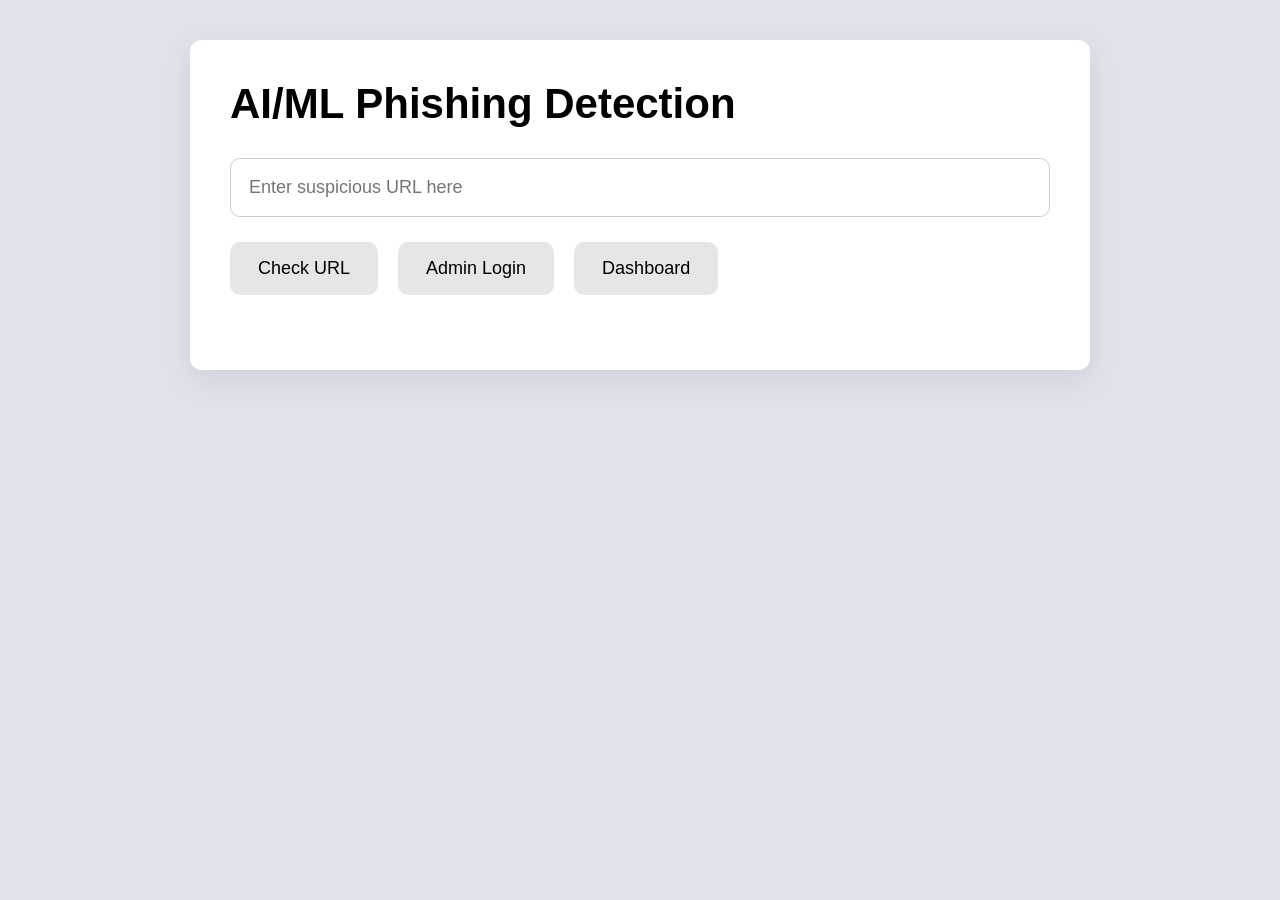
<file: index.html>
<!DOCTYPE html>
<html lang="en">
<head>
  <meta charset="UTF-8" />
  <meta name="viewport" content="width=device-width, initial-scale=1.0">
  <title>AI/ML Phishing Detection</title>

  <style>
    * {
      margin: 0;
      padding: 0;
      box-sizing: border-box;
      font-family: Arial, sans-serif;
    }

    body {
      background: #dfe3ec;
    }

    .container {
      width: 100%;
      max-width: 900px;
      margin: 40px auto;
      background: white;
      border-radius: 12px;
      padding: 40px;
      box-shadow: 0 10px 30px rgba(0,0,0,0.08);
    }

    h1 {
      font-size: 42px;
      margin-bottom: 30px;
      color: #000;
    }

    input {
      width: 100%;
      padding: 18px;
      font-size: 18px;
      border: 1px solid #ccc;
      border-radius: 10px;
      margin-bottom: 25px;
      outline: none;
    }

    .btn-group {
      display: flex;
      gap: 20px;
      margin-bottom: 35px;
    }

    button {
      padding: 16px 28px;
      font-size: 18px;
      border: none;
      border-radius: 10px;
      cursor: pointer;
      background: #e6e6e6;
      transition: 0.3s;
    }

    button:hover {
      background: #d0d0d0;
    }

    .result {
      margin-top: 20px;
      font-size: 20px;
      font-weight: bold;
      line-height: 1.8;
      color: #000;
    }
  </style>
</head>

<body>

<div class="container">

  <h1>AI/ML Phishing Detection</h1>

  <input type="text" id="urlInput" placeholder="Enter suspicious URL here">

  <div class="btn-group">
    <button onclick="checkURL()">Check URL</button>
    <button onclick="window.location.href='admin_login.html'">Admin Login</button>
    <button onclick="window.location.href='dashboard.html'">Dashboard</button>
  </div>

  <div id="result" class="result"></div>

</div>

<script>

async function checkURL() {

  const url = document.getElementById("urlInput").value.trim();

  if (!url) {
    document.getElementById("result").innerHTML = "⚠️ Please enter a URL";
    return;
  }

  try {
    const response = await fetch("http://127.0.0.1:5000/predict", {
      method: "POST",
      headers: {
        "Content-Type": "application/json"
      },
      body: JSON.stringify({ url })
    });

    const data = await response.json();

    if (!data) {
      document.getElementById("result").innerHTML = "❌ Server error";
      return;
    }

    // ✅ SHOW GEO + RESULT
    document.getElementById("result").innerHTML = `
      <b>Prediction:</b> ${data.prediction}<br>
      <b>Risk Score:</b> ${data.risk_score}%<br>
      <b>URL:</b> ${data.url}<br><br>

      🌍 <b>IP:</b> ${data.ip || "N/A"}<br>
      🌍 <b>Location:</b> ${data.city || "N/A"}, ${data.country || "N/A"}
    `;

    // ✅ SAVE EVERYTHING (INCLUDING GEO)
    saveToDashboard(data);

  } catch (error) {
    console.error(error);
    document.getElementById("result").innerHTML = "❌ Backend connection error";
  }
}


// ✅ UPDATED STORAGE FUNCTION (WITH GEO SUPPORT)
function saveToDashboard(data) {

  let stored = JSON.parse(localStorage.getItem("dashboardData"));

  if (!stored) {
    stored = {
      total_scans: 0,
      phishing_detected: 0,
      safe_urls: 0,
      risk_score: 0,
      history: [],
      alerts: []
    };
  }

  if (!stored.history) stored.history = [];
  if (!stored.alerts) stored.alerts = [];

  stored.total_scans++;

  if (data.prediction.toLowerCase() === "phishing") {
    stored.phishing_detected++;

    stored.alerts.unshift({
      url: data.url,
      risk: data.risk_score,
      ip: data.ip,
      location: `${data.city}, ${data.country}`,
      time: new Date().toLocaleString()
    });

  } else {
    stored.safe_urls++;
  }

  // ✅ SAVE HISTORY WITH GEO
  stored.history.unshift({
    url: data.url,
    prediction: data.prediction,
    risk: data.risk_score,
    ip: data.ip,
    city: data.city,
    country: data.country,
    time: new Date().toLocaleString()
  });

  // latest
  stored.risk_score = data.risk_score;
  stored.url = data.url;
  stored.prediction = data.prediction;
  stored.time = new Date().toLocaleString();

  localStorage.setItem("dashboardData", JSON.stringify(stored));
}

</script>

</body>
</html>
</file>
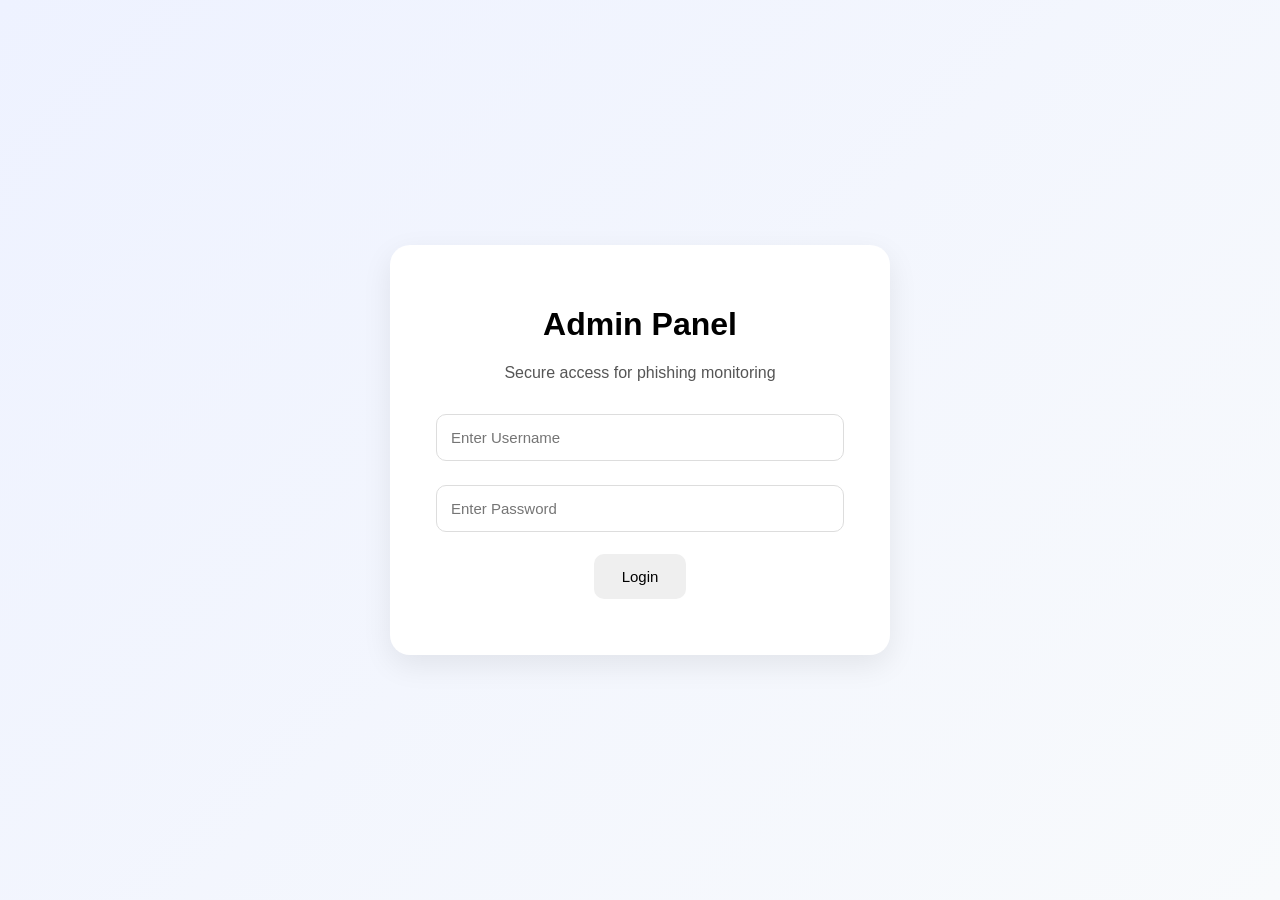
<file: admin_login.html>
<!DOCTYPE html>
<html lang="en">
<head>
  <meta charset="UTF-8" />
  <meta name="viewport" content="width=device-width, initial-scale=1.0" />
  <title>Admin Login</title>
  <link rel="stylesheet" href="style.css" />
</head>
<body>
  <div class="login-wrapper">
    <div class="login-card">
      <h1>Admin Panel</h1>
      <p class="subtitle">Secure access for phishing monitoring</p>

      <input type="text" id="username" placeholder="Enter Username" />
      <input type="password" id="password" placeholder="Enter Password" />

      <button onclick="login()">Login</button>
      <p id="msg" class="error"></p>
    </div>
  </div>

  <script>
    function login() {
      const user = document.getElementById("username").value;
      const pass = document.getElementById("password").value;

      if (user === "admin" && pass === "admin123") {
        window.location.href = "dashboard.html";
      } else {
        document.getElementById("msg").innerText = "Invalid Username or Password";
      }
    }
  </script>
</body>
</html>
</file>
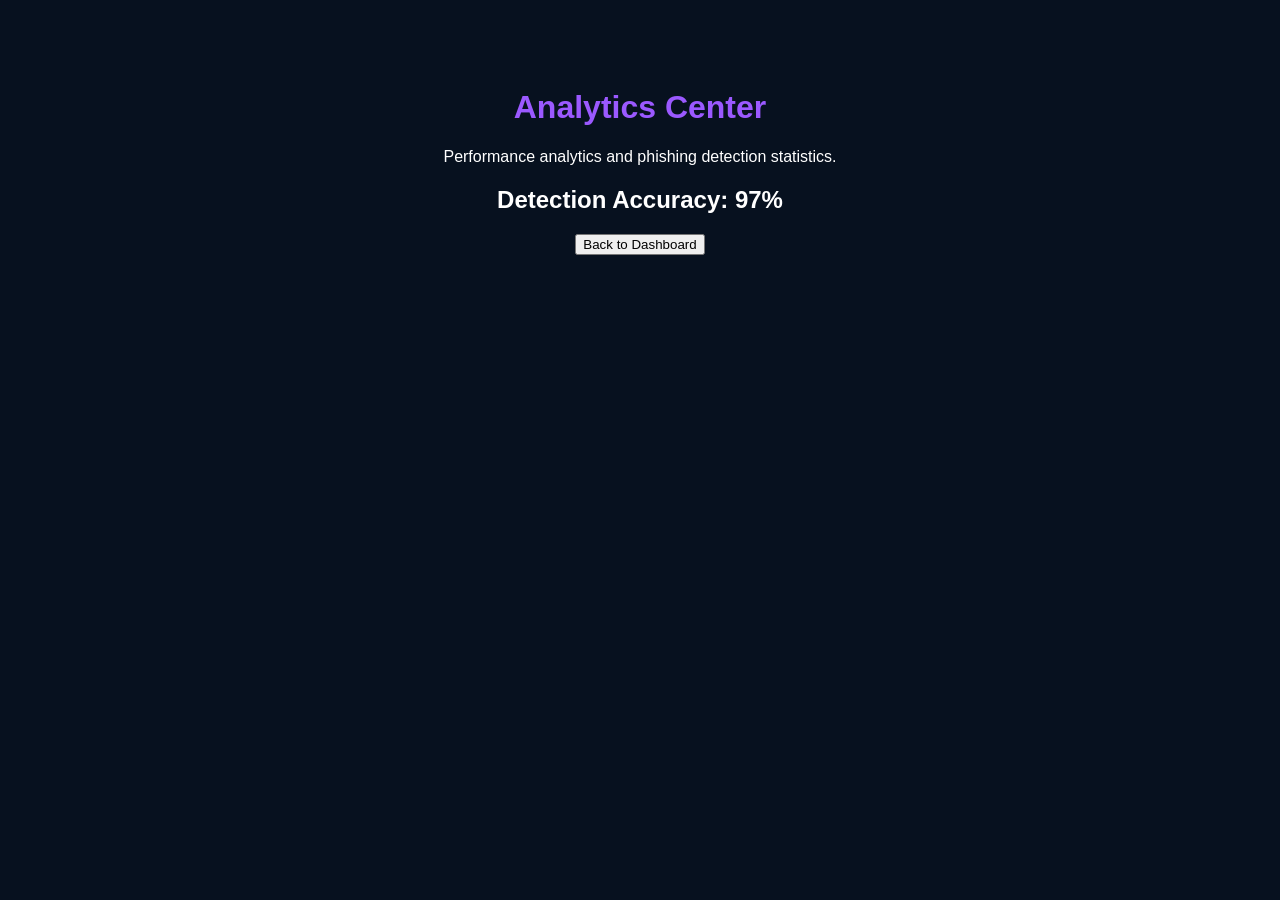
<file: analytics.html>
<!DOCTYPE html>
<html lang="en">
<head>
  <meta charset="UTF-8">
  <title>Analytics</title>
</head>
<body style="background:#07111f; color:white; font-family:Arial; text-align:center; padding:60px;">
  <h1 style="color:#9b59ff;">Analytics Center</h1>
  <p>Performance analytics and phishing detection statistics.</p>
  <h2>Detection Accuracy: 97%</h2>
  <button onclick="window.location.href='dashboard.html'">Back to Dashboard</button>
</body>
</html>
</file>
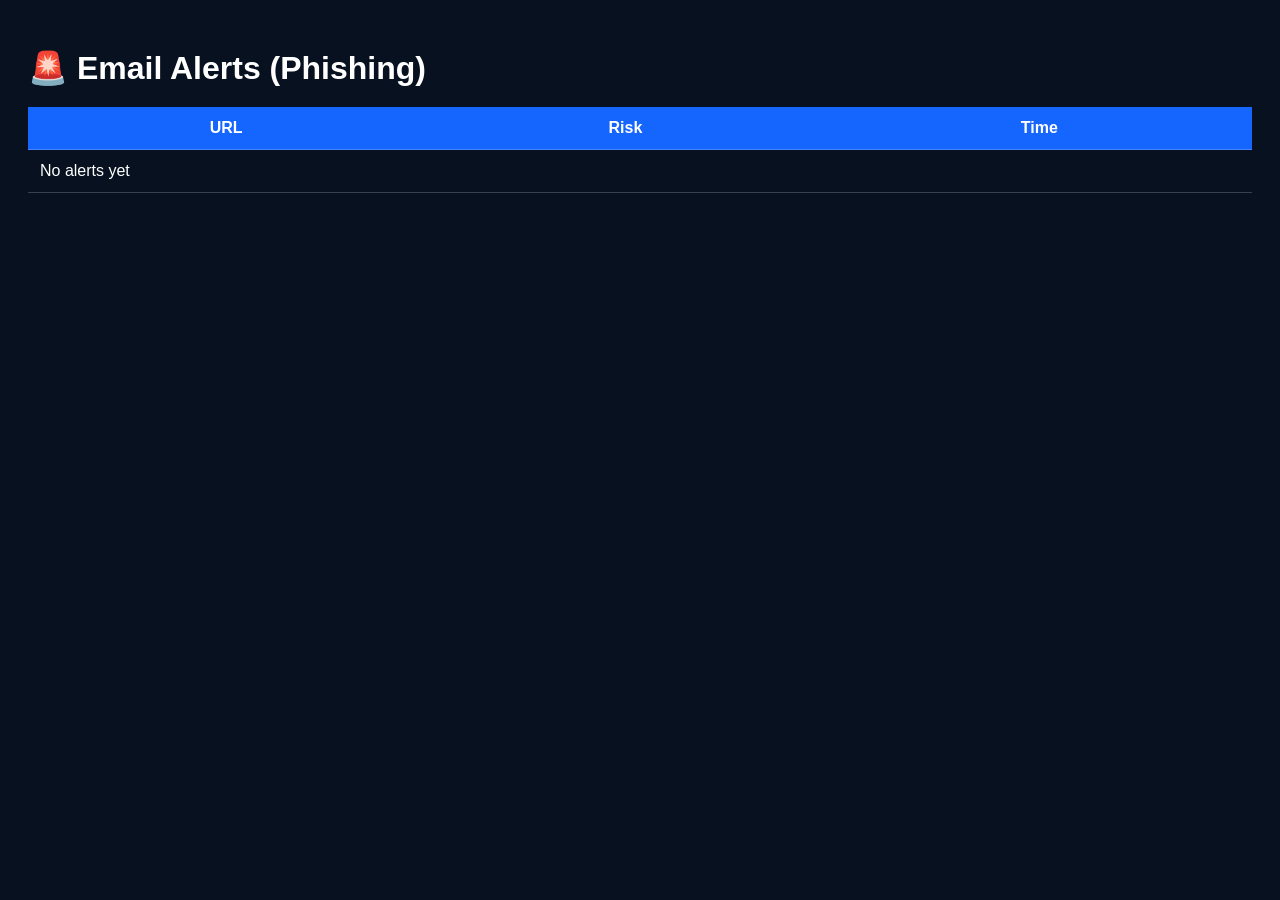
<file: email_alerts.html>
<!DOCTYPE html>
<html>
<head>
  <title>Email Alerts</title>
  <style>
    body {
      background: #07111f;
      color: white;
      font-family: Arial;
      padding: 20px;
    }

    h1 {
      margin-bottom: 20px;
    }

    table {
      width: 100%;
      border-collapse: collapse;
    }

    th, td {
      padding: 12px;
      border-bottom: 1px solid rgba(255,255,255,0.2);
    }

    th {
      background: #1565ff;
    }
  </style>
</head>

<body>

<h1>🚨 Email Alerts (Phishing)</h1>

<table>
  <tr>
    <th>URL</th>
    <th>Risk</th>
    <th>Time</th>
  </tr>
  <tbody id="alertTable"></tbody>
</table>

<script>
function loadAlerts() {

  let data = JSON.parse(localStorage.getItem("dashboardData"));

  if (!data || !data.alerts || data.alerts.length === 0) {
    document.getElementById("alertTable").innerHTML =
      "<tr><td colspan='3'>No alerts yet</td></tr>";
    return;
  }

  let table = document.getElementById("alertTable");
  table.innerHTML = "";

  data.alerts.forEach(alert => {
    table.innerHTML += `
      <tr>
        <td>${alert.url}</td>
        <td>${alert.risk}%</td>
        <td>${alert.time}</td>
      </tr>
    `;
  });
}

window.onload = loadAlerts;
</script>

</body>
</html>
</file>
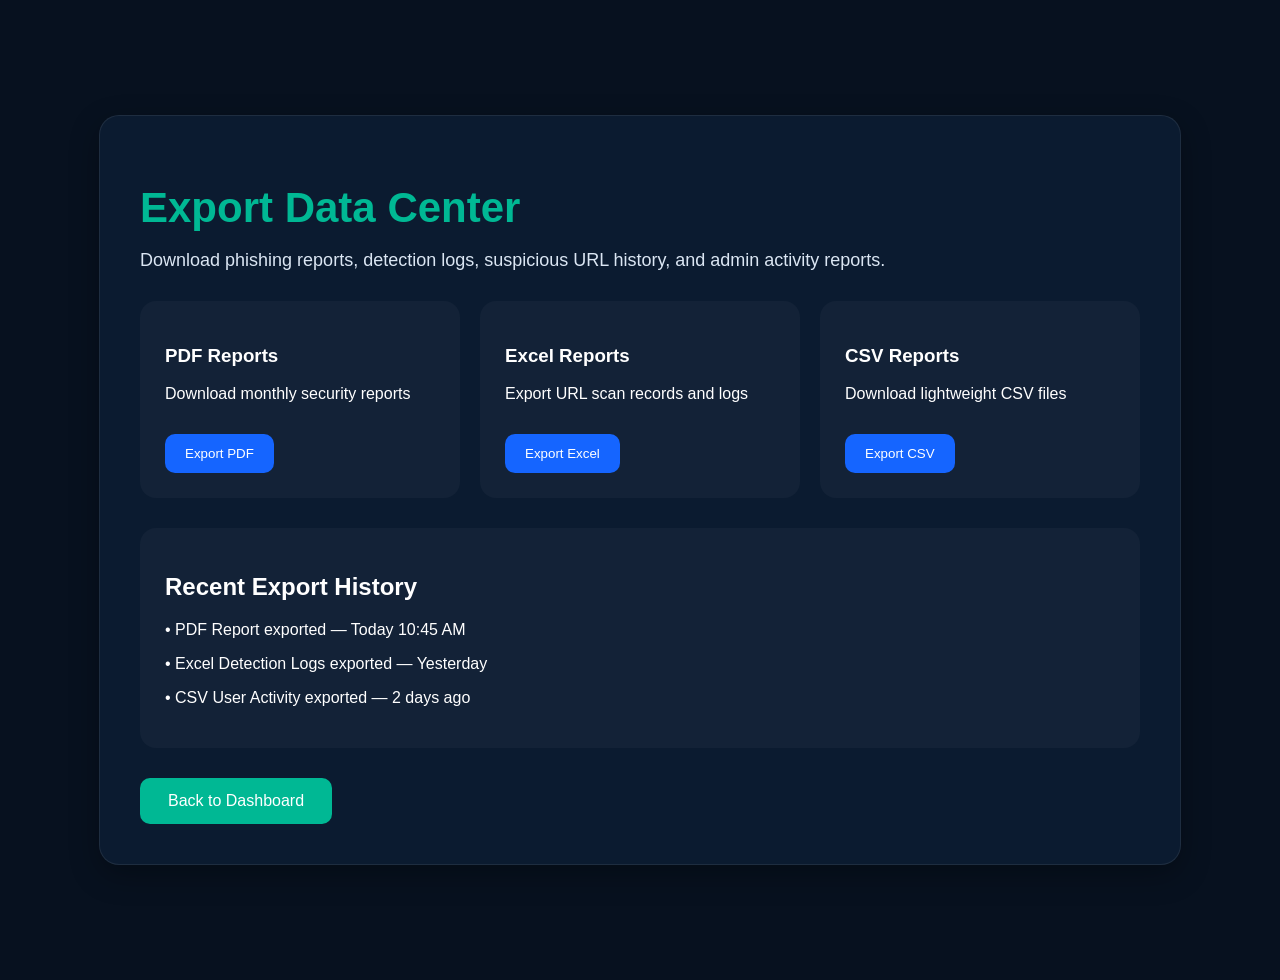
<file: export_data.html>
<!DOCTYPE html>
<html lang="en">
<head>
  <meta charset="UTF-8">
  <meta name="viewport" content="width=device-width, initial-scale=1.0">
  <title>Export Data</title>
</head>
<body style="background:#07111f; color:white; font-family:Arial; margin:0;">

<div style="display:flex; justify-content:center; align-items:center; min-height:100vh; padding:40px;">

  <div style="width:90%; max-width:1000px; background:#0b1b30; border-radius:20px; padding:40px; border:1px solid rgba(255,255,255,0.08); box-shadow:0 10px 30px rgba(0,0,0,0.3);">

    <h1 style="font-size:42px; color:#00b894; margin-bottom:10px;">
      Export Data Center
    </h1>

    <p style="font-size:18px; margin-bottom:30px; color:#dbe6f3;">
      Download phishing reports, detection logs, suspicious URL history, and admin activity reports.
    </p>

    <div style="display:grid; grid-template-columns:repeat(3,1fr); gap:20px; margin-bottom:30px;">

      <div style="background:rgba(255,255,255,0.03); padding:25px; border-radius:16px;">
        <h3>PDF Reports</h3>
        <p>Download monthly security reports</p>
        <button style="margin-top:15px; padding:12px 20px; background:#1565ff; border:none; border-radius:10px; color:white; cursor:pointer;">
          Export PDF
        </button>
      </div>

      <div style="background:rgba(255,255,255,0.03); padding:25px; border-radius:16px;">
        <h3>Excel Reports</h3>
        <p>Export URL scan records and logs</p>
        <button style="margin-top:15px; padding:12px 20px; background:#1565ff; border:none; border-radius:10px; color:white; cursor:pointer;">
          Export Excel
        </button>
      </div>

      <div style="background:rgba(255,255,255,0.03); padding:25px; border-radius:16px;">
        <h3>CSV Reports</h3>
        <p>Download lightweight CSV files</p>
        <button style="margin-top:15px; padding:12px 20px; background:#1565ff; border:none; border-radius:10px; color:white; cursor:pointer;">
          Export CSV
        </button>
      </div>

    </div>

    <div style="background:rgba(255,255,255,0.03); padding:25px; border-radius:16px; margin-bottom:30px; text-align:left;">
      <h2>Recent Export History</h2>
      <p>• PDF Report exported — Today 10:45 AM</p>
      <p>• Excel Detection Logs exported — Yesterday</p>
      <p>• CSV User Activity exported — 2 days ago</p>
    </div>

    <button onclick="window.location.href='dashboard.html'"
      style="padding:14px 28px; background:#00b894; color:white; border:none; border-radius:10px; cursor:pointer; font-size:16px;">
      Back to Dashboard
    </button>

  </div>

</div>

</body>
</html>
</file>
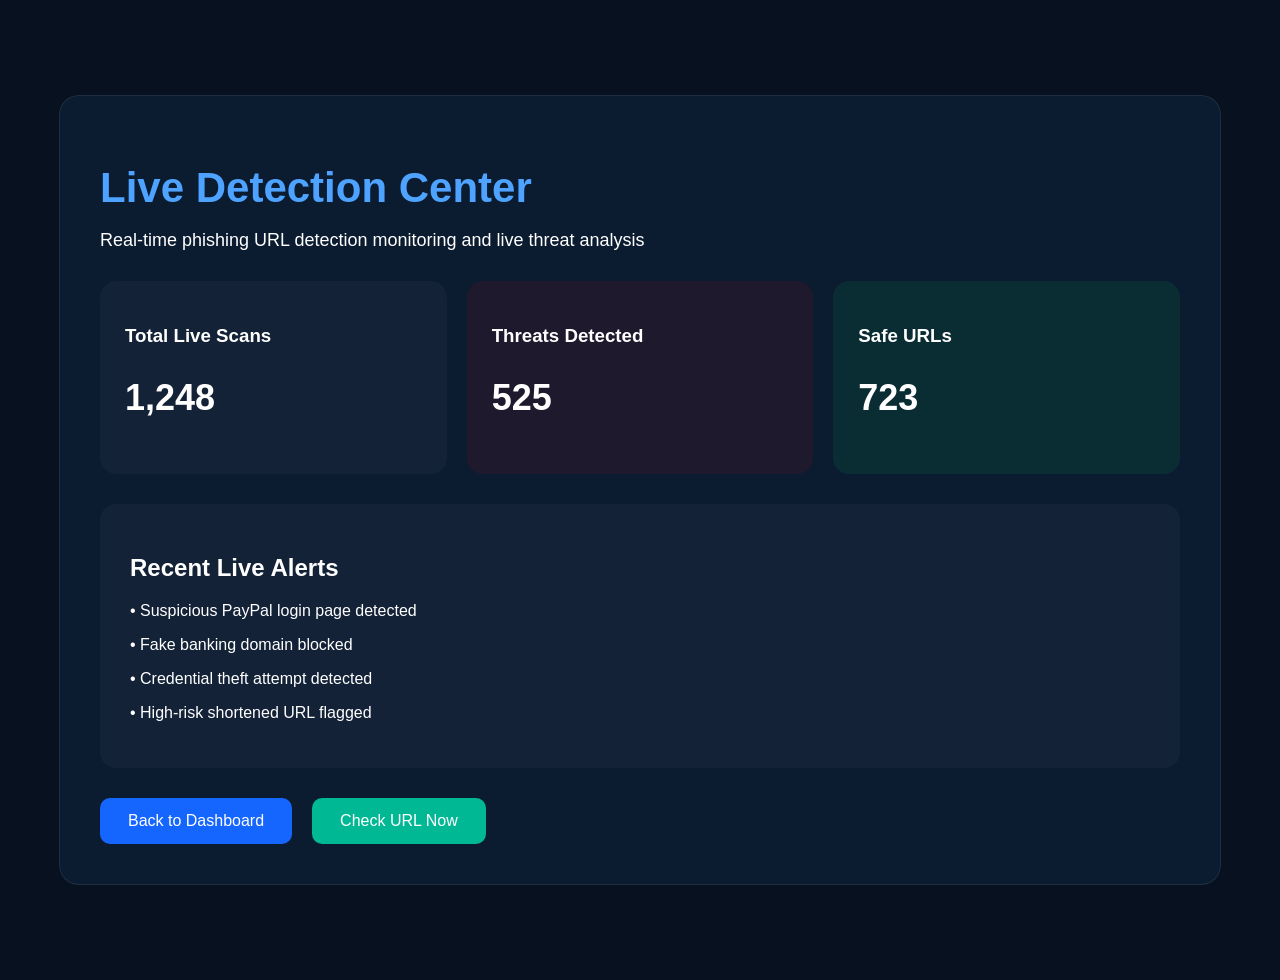
<file: live_detection.html>
<!DOCTYPE html>
<html lang="en">
<head>
  <meta charset="UTF-8">
  <meta name="viewport" content="width=device-width, initial-scale=1.0">
  <title>Live Detection</title>
</head>

<body style="background:#07111f; color:white; margin:0; font-family:Arial;">

<div style="display:flex; min-height:100vh; align-items:center; justify-content:center; padding:40px;">

  <div style="width:90%; max-width:1100px; background:#0b1b30; border-radius:20px; padding:40px; border:1px solid rgba(255,255,255,0.08);">

    <h1 style="font-size:42px; color:#4da3ff; margin-bottom:10px;">
      Live Detection Center
    </h1>

    <p style="font-size:18px; margin-bottom:30px;">
      Real-time phishing URL detection monitoring and live threat analysis
    </p>

    <div style="display:grid; grid-template-columns:repeat(3,1fr); gap:20px; margin-bottom:30px;">

      <div style="background:rgba(255,255,255,0.03); padding:25px; border-radius:16px;">
        <h3>Total Live Scans</h3>
        <h2 style="font-size:36px;">1,248</h2>
      </div>

      <div style="background:rgba(255,0,0,0.08); padding:25px; border-radius:16px;">
        <h3>Threats Detected</h3>
        <h2 style="font-size:36px;">525</h2>
      </div>

      <div style="background:rgba(0,255,100,0.08); padding:25px; border-radius:16px;">
        <h3>Safe URLs</h3>
        <h2 style="font-size:36px;">723</h2>
      </div>

    </div>

    <div style="background:rgba(255,255,255,0.03); padding:30px; border-radius:16px; margin-bottom:30px;">

      <h2>Recent Live Alerts</h2>

      <p>• Suspicious PayPal login page detected</p>
      <p>• Fake banking domain blocked</p>
      <p>• Credential theft attempt detected</p>
      <p>• High-risk shortened URL flagged</p>

    </div>

    <div style="display:flex; gap:20px; flex-wrap:wrap;">

      <button
        onclick="window.location.href='dashboard.html'"
        style="padding:14px 28px; border:none; border-radius:10px; background:#1565ff; color:white; cursor:pointer; font-size:16px;">
        Back to Dashboard
      </button>

      <button
        onclick="window.location.href='index.html'"
        style="padding:14px 28px; border:none; border-radius:10px; background:#00b894; color:white; cursor:pointer; font-size:16px;">
        Check URL Now
      </button>

    </div>

  </div>

</div>

</body>
</html>
</file>
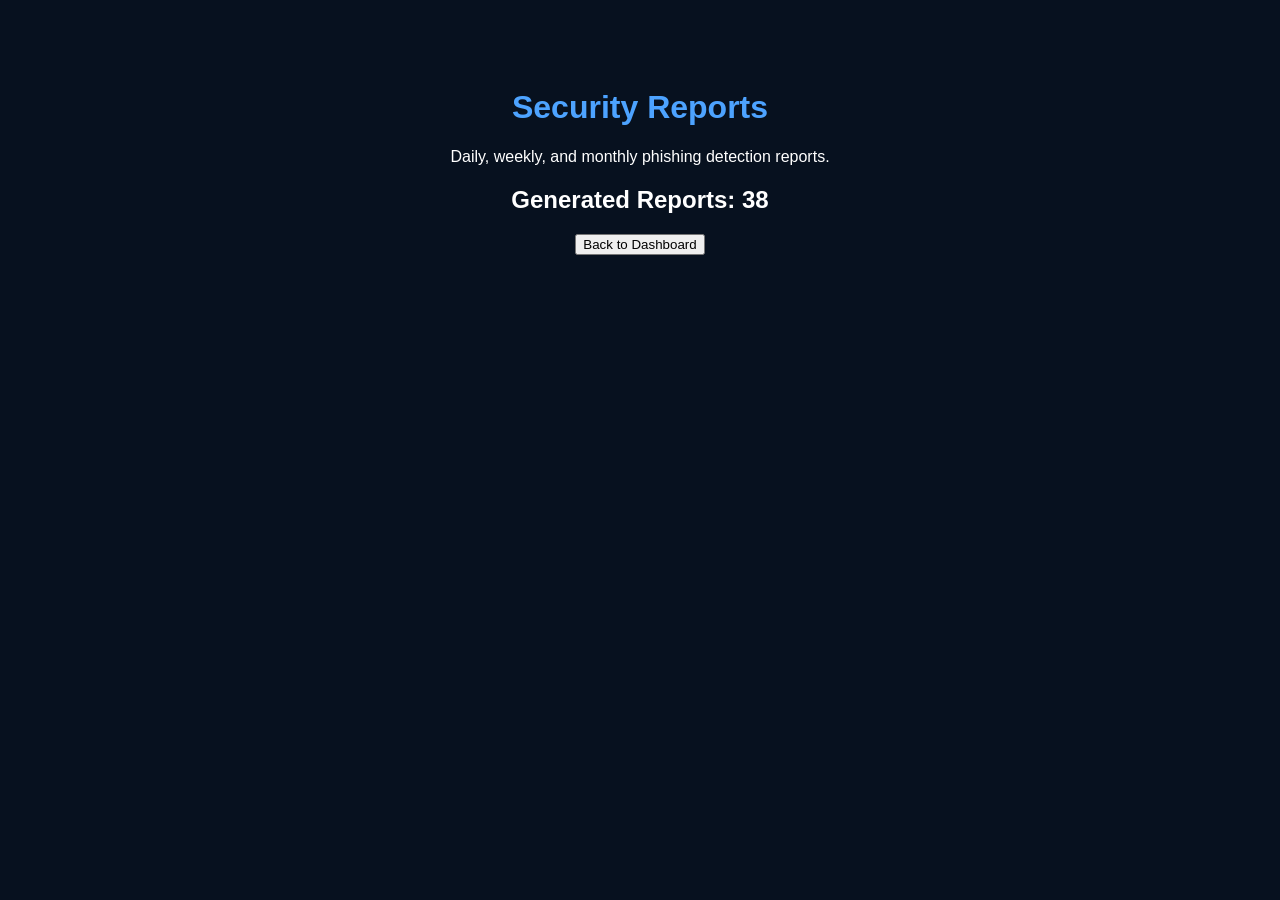
<file: reports.html>
<!DOCTYPE html>
<html lang="en">
<head>
  <meta charset="UTF-8">
  <title>Reports</title>
</head>
<body style="background:#07111f; color:white; font-family:Arial; text-align:center; padding:60px;">
  <h1 style="color:#4da3ff;">Security Reports</h1>
  <p>Daily, weekly, and monthly phishing detection reports.</p>
  <h2>Generated Reports: 38</h2>
  <button onclick="window.location.href='dashboard.html'">Back to Dashboard</button>
</body>
</html>
</file>
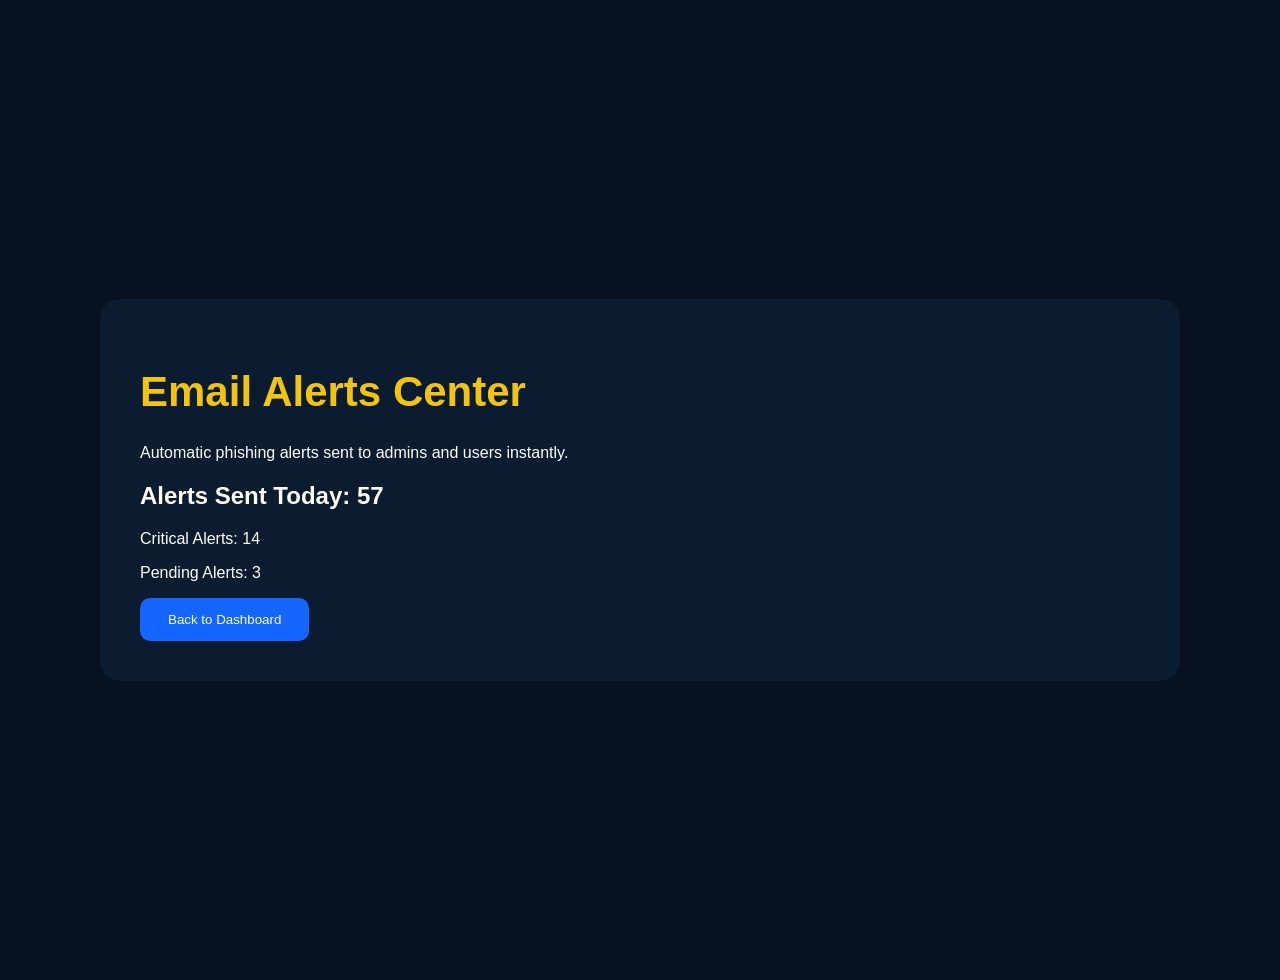
<file: threats.html>
<!DOCTYPE html>
<html lang="en">
<head><meta charset="UTF-8"><title>Email Alerts</title></head>
<body style="background:#07111f; color:white; font-family:Arial; margin:0;">
<div style="display:flex; justify-content:center; align-items:center; min-height:100vh; padding:40px;">
<div style="width:90%; max-width:1000px; background:#0b1b30; padding:40px; border-radius:20px;">
<h1 style="color:#f1c40f; font-size:42px;">Email Alerts Center</h1>
<p>Automatic phishing alerts sent to admins and users instantly.</p>
<h2>Alerts Sent Today: 57</h2>
<p>Critical Alerts: 14</p>
<p>Pending Alerts: 3</p>
<button onclick="window.location.href='dashboard.html'" style="padding:14px 28px; background:#1565ff; color:white; border:none; border-radius:10px;">Back to Dashboard</button>
</div></div>
</body>
</html>
</file>
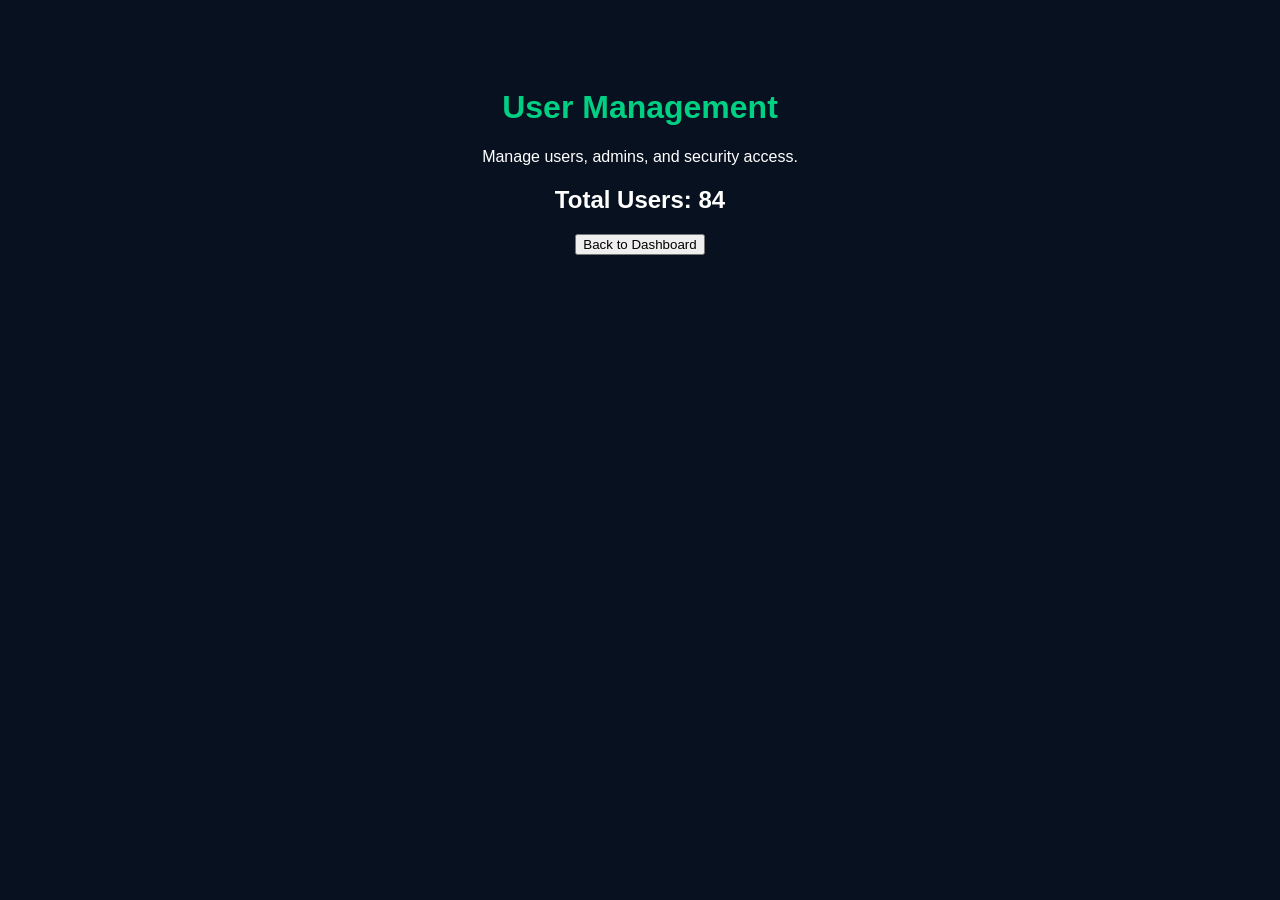
<file: users.html>
<!DOCTYPE html>
<html lang="en">
<head>
  <meta charset="UTF-8">
  <title>Users</title>
</head>
<body style="background:#07111f; color:white; font-family:Arial; text-align:center; padding:60px;">
  <h1 style="color:#00d084;">User Management</h1>
  <p>Manage users, admins, and security access.</p>
  <h2>Total Users: 84</h2>
  <button onclick="window.location.href='dashboard.html'">Back to Dashboard</button>
</body>
</html>
</file>
<file: style.css>
body {
  margin: 0;
  font-family: Arial, sans-serif;
  background: linear-gradient(135deg, #eef2ff, #f8fafc);
}

.subtitle {
  color: #555;
  margin-bottom: 20px;
}

/* Login Page */
.login-wrapper {
  min-height: 100vh;
  display: flex;
  justify-content: center;
  align-items: center;
}

.login-card {
  width: 420px;
  background: white;
  padding: 40px;
  border-radius: 20px;
  box-shadow: 0 10px 30px rgba(0,0,0,0.08);
  text-align: center;
}

input {
  width: 90%;
  padding: 14px;
  margin: 12px 0;
  border: 1px solid #ddd;
  border-radius: 10px;
  font-size: 15px;
}

button {
  padding: 14px 28px;
  border: none;
  border-radius: 10px;
  cursor: pointer;
  font-size: 15px;
  margin-top: 10px;
}

.error {
  color: red;
  margin-top: 15px;
}

/* Dashboard */
.dashboard-container {
  max-width: 1100px;
  margin: auto;
  padding: 50px 20px;
  text-align: center;
}

.stats-grid {
  display: grid;
  grid-template-columns: repeat(auto-fit, minmax(220px, 1fr));
  gap: 20px;
  margin-top: 30px;
}

.card {
  background: white;
  padding: 30px;
  border-radius: 18px;
  box-shadow: 0 8px 20px rgba(0,0,0,0.08);
}

.card h2 {
  margin: 0;
  font-size: 32px;
}

.card p {
  margin-top: 10px;
  color: #666;
}

.action-buttons {
  margin-top: 35px;
  display: flex;
  gap: 15px;
  justify-content: center;
  flex-wrap: wrap;
}
</file>
